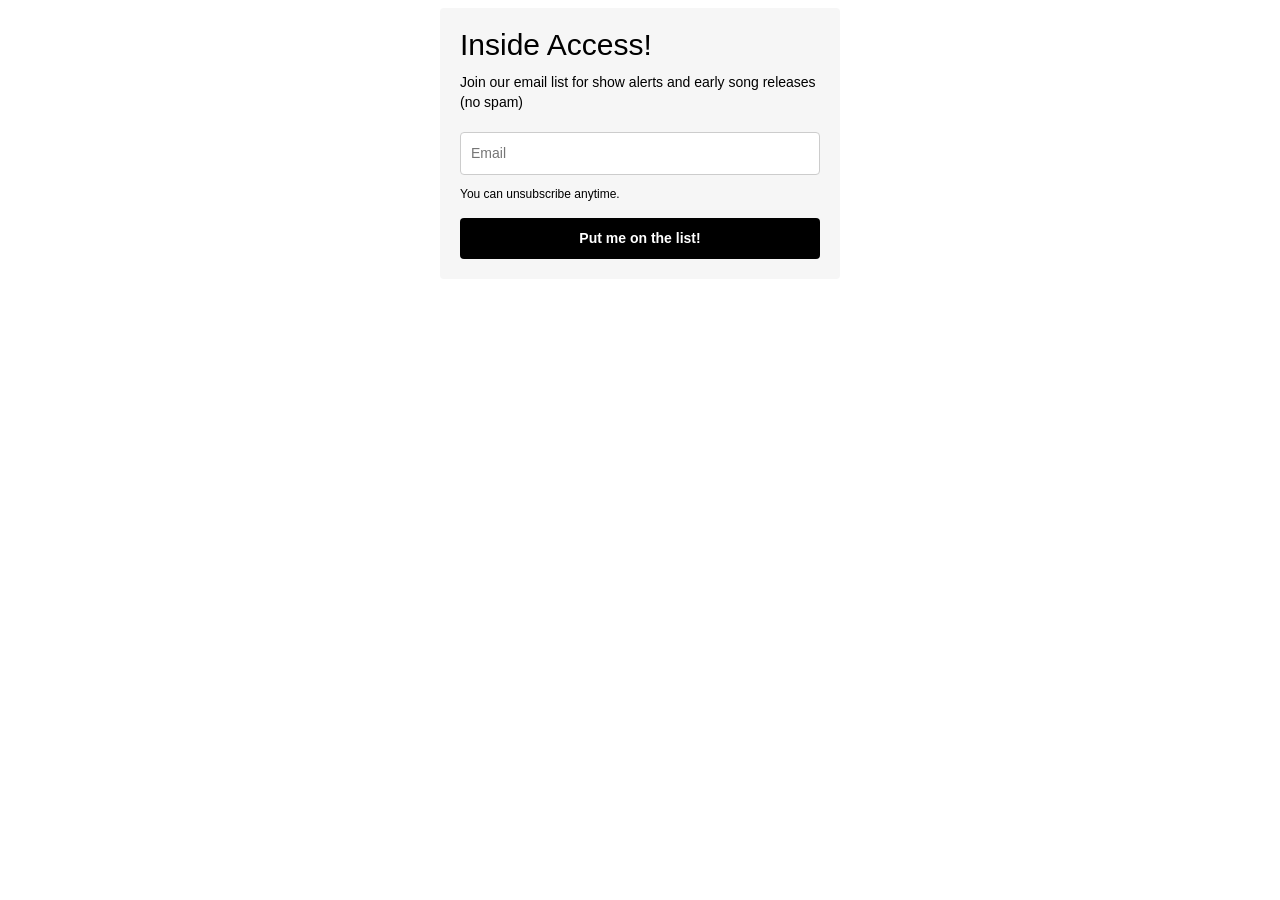
<file: email-list.html>
<!doctype html>
<html lang="en">
<head>
  <meta charset="utf-8" />
  <meta name="viewport" content="width=device-width, initial-scale=1" />
  <title>Midnight Soulbirds — Join THE LIST</title>
  <meta name="description" content="Join the Midnight Soulbirds email list for Denver show alerts and early song releases. No spam." />
</head>

<body>
  <!-- MailerLite embed (paste exactly as provided) -->
  <style type="text/css">@import url("https://assets.mlcdn.com/fonts.css?version=1771946");</style>
  <style type="text/css">
  /* LOADER */
  .ml-form-embedSubmitLoad { display: inline-block; width: 20px; height: 20px; }
  .g-recaptcha { transform: scale(1); -webkit-transform: scale(1); transform-origin: 0 0; -webkit-transform-origin: 0 0; height: ; }
  .sr-only { position: absolute; width: 1px; height: 1px; padding: 0; margin: 0; overflow: hidden; clip: rect(0,0,0,0); border: 0; }
  .ml-form-embedSubmitLoad:after { content: " "; display: block; width: 11px; height: 11px; margin: 1px; border-radius: 50%; border: 4px solid #fff; border-color: #ffffff #ffffff #ffffff transparent; animation: ml-form-embedSubmitLoad 1.2s linear infinite; }
  @keyframes ml-form-embedSubmitLoad { 0% { transform: rotate(0deg); } 100% { transform: rotate(360deg); } }
    #mlb2-37845501.ml-form-embedContainer { box-sizing: border-box; display: table; margin: 0 auto; position: static; width: 100% !important; }
    #mlb2-37845501.ml-form-embedContainer h4,
    #mlb2-37845501.ml-form-embedContainer p,
    #mlb2-37845501.ml-form-embedContainer span,
    #mlb2-37845501.ml-form-embedContainer button { text-transform: none !important; letter-spacing: normal !important; }
    #mlb2-37845501.ml-form-embedContainer .ml-form-embedWrapper { background-color: #f6f6f6; border-width: 0px; border-color: transparent; border-radius: 4px; border-style: solid; box-sizing: border-box; display: inline-block !important; margin: 0; padding: 0; position: relative; }
    #mlb2-37845501.ml-form-embedContainer .ml-form-embedWrapper.embedPopup,
    #mlb2-37845501.ml-form-embedContainer .ml-form-embedWrapper.embedDefault { width: 400px; }
    #mlb2-37845501.ml-form-embedContainer .ml-form-embedWrapper.embedForm { max-width: 400px; width: 100%; }
    #mlb2-37845501.ml-form-embedContainer .ml-form-align-left { text-align: left; }
    #mlb2-37845501.ml-form-embedContainer .ml-form-align-center { text-align: center; }
    #mlb2-37845501.ml-form-embedContainer .ml-form-align-default { display: table-cell !important; vertical-align: middle !important; text-align: center !important; }
    #mlb2-37845501.ml-form-embedContainer .ml-form-align-right { text-align: right; }
    #mlb2-37845501.ml-form-embedContainer .ml-form-embedWrapper .ml-form-embedHeader img { border-top-left-radius: 4px; border-top-right-radius: 4px; height: auto; margin: 0 auto !important; max-width: 100%; width: undefinedpx; }
    #mlb2-37845501.ml-form-embedContainer .ml-form-embedWrapper .ml-form-embedBody,
    #mlb2-37845501.ml-form-embedContainer .ml-form-embedWrapper .ml-form-successBody { padding: 20px 20px 0 20px; }
    #mlb2-37845501.ml-form-embedContainer .ml-form-embedWrapper .ml-form-embedBody.ml-form-embedBodyHorizontal { padding-bottom: 0; }
    #mlb2-37845501.ml-form-embedContainer .ml-form-embedWrapper .ml-form-embedBody .ml-form-embedContent,
    #mlb2-37845501.ml-form-embedContainer .ml-form-embedWrapper .ml-form-successBody .ml-form-successContent { text-align: left; margin: 0 0 20px 0; }
    #mlb2-37845501.ml-form-embedContainer .ml-form-embedWrapper .ml-form-embedBody .ml-form-embedContent h4,
    #mlb2-37845501.ml-form-embedContainer .ml-form-embedWrapper .ml-form-successBody .ml-form-successContent h4 { color: #000000; font-family: 'Open Sans', Arial, Helvetica, sans-serif; font-size: 30px; font-weight: 400; margin: 0 0 10px 0; text-align: left; word-break: break-word; }
    #mlb2-37845501.ml-form-embedContainer .ml-form-embedWrapper .ml-form-embedBody .ml-form-embedContent p,
    #mlb2-37845501.ml-form-embedContainer .ml-form-embedWrapper .ml-form-successBody .ml-form-successContent p { color: #000000; font-family: 'Open Sans', Arial, Helvetica, sans-serif; font-size: 14px; font-weight: 400; line-height: 20px; margin: 0 0 10px 0; text-align: left; }
    #mlb2-37845501.ml-form-embedContainer .ml-form-embedWrapper .ml-block-form .ml-field-group { text-align: left!important; }
    #mlb2-37845501.ml-form-embedContainer .ml-form-embedWrapper .ml-form-embedBody form { margin: 0; width: 100%; }
    #mlb2-37845501.ml-form-embedContainer .ml-form-embedWrapper .ml-form-embedBody .ml-form-fieldRow { margin: 0 0 10px 0; width: 100%; }
    #mlb2-37845501.ml-form-embedContainer .ml-form-embedWrapper .ml-form-embedBody .ml-form-fieldRow input { background-color: #ffffff !important; color: #333333 !important; border-color: #cccccc; border-radius: 4px !important; border-style: solid !important; border-width: 1px !important; font-family: 'Open Sans', Arial, Helvetica, sans-serif; font-size: 14px !important; line-height: 21px !important; padding: 10px 10px !important; width: 100% !important; box-sizing: border-box !important; max-width: 100% !important; }
    #mlb2-37845501.ml-form-embedContainer .ml-form-embedWrapper .ml-form-embedBody .ml-form-embedSubmit { margin: 0 0 20px 0; float: left; width: 100%; }
    #mlb2-37845501.ml-form-embedContainer .ml-form-embedWrapper .ml-form-embedBody .ml-form-embedSubmit button { background-color: #000000 !important; border: none !important; border-radius: 4px !important; box-shadow: none !important; color: #ffffff !important; cursor: pointer; font-family: 'Open Sans', Arial, Helvetica, sans-serif !important; font-size: 14px !important; font-weight: 700 !important; line-height: 21px !important; height: auto; padding: 10px !important; width: 100% !important; box-sizing: border-box !important; }
    #mlb2-37845501.ml-form-embedContainer .ml-form-embedWrapper .ml-form-embedBody .ml-form-embedSubmit button:hover { background-color: #333333 !important; }
    @media only screen and (max-width: 400px){ .ml-form-embedWrapper.embedDefault, .ml-form-embedWrapper.embedPopup { width: 100%!important; } }
  </style>

  <style type="text/css">
    #mlb2-37845501.ml-form-embedContainer .ml-form-embedWrapper .ml-form-embedBody .ml-form-embedPermissions { text-align: left; float: left; width: 100%; }
    #mlb2-37845501.ml-form-embedContainer .ml-form-embedWrapper .ml-form-embedBody .ml-form-embedPermissions .ml-form-embedPermissionsContent { margin: 0 0 15px 0; text-align: left; }
    #mlb2-37845501.ml-form-embedContainer .ml-form-embedWrapper .ml-form-embedBody .ml-form-embedPermissions .ml-form-embedPermissionsContent p { color: #000000; font-family: 'Open Sans', Arial, Helvetica, sans-serif; font-size: 12px; line-height: 18px; margin: 0 0 10px 0; }
  </style>

  <div id="mlb2-37845501" class="ml-form-embedContainer ml-subscribe-form ml-subscribe-form-37845501">
    <div class="ml-form-align-center ">
      <div class="ml-form-embedWrapper embedForm">
        <div class="ml-form-embedBody ml-form-embedBodyDefault row-form">
          <div class="ml-form-embedContent">
            <h4>Inside Access!</h4>
            <p>Join our email list for show alerts and early song releases (no spam)</p>
          </div>

          <form class="ml-block-form"
                action="https://assets.mailerlite.com/jsonp/2153312/forms/180785142438037488/subscribe"
                method="post" target="_blank">
            <div class="ml-form-formContent">
              <div class="ml-form-fieldRow ml-last-item">
                <div class="ml-field-group ml-field-email ml-validate-email ml-validate-required">
                  <input aria-label="email" aria-required="true" type="email" class="form-control"
                         name="fields[email]" placeholder="Email" autocomplete="email">
                </div>
              </div>
            </div>

            <div class="ml-form-embedPermissions">
              <div class="ml-form-embedPermissionsContent default privacy-policy">
                <p>You can unsubscribe anytime.</p>
              </div>
            </div>

            <input type="hidden" name="ml-submit" value="1">

            <div class="ml-form-embedSubmit">
              <button type="submit" class="primary">Put me on the list!</button>
              <button disabled="disabled" style="display: none;" type="button" class="loading">
                <div class="ml-form-embedSubmitLoad"></div>
                <span class="sr-only">Loading...</span>
              </button>
            </div>

            <input type="hidden" name="anticsrf" value="true">
          </form>
        </div>

        <div class="ml-form-successBody row-success" style="display: none">
          <div class="ml-form-successContent">
            <h4>Check your email!</h4>
            <p>Confirm your email address and we'll put you on the list.</p>
          </div>
        </div>
      </div>
    </div>
  </div>

  <script>
    function ml_webform_success_37845501() {
      var $ = ml_jQuery || jQuery;
      $('.ml-subscribe-form-37845501 .row-success').show();
      $('.ml-subscribe-form-37845501 .row-form').hide();
    }
  </script>

  <script src="https://groot.mailerlite.com/js/w/webforms.min.js?v95037e5bac78f29ed026832ca21a7c7b" type="text/javascript"></script>
  <script>
    fetch("https://assets.mailerlite.com/jsonp/2153312/forms/180785142438037488/takel")
  </script>
</body>
</html>
</file>
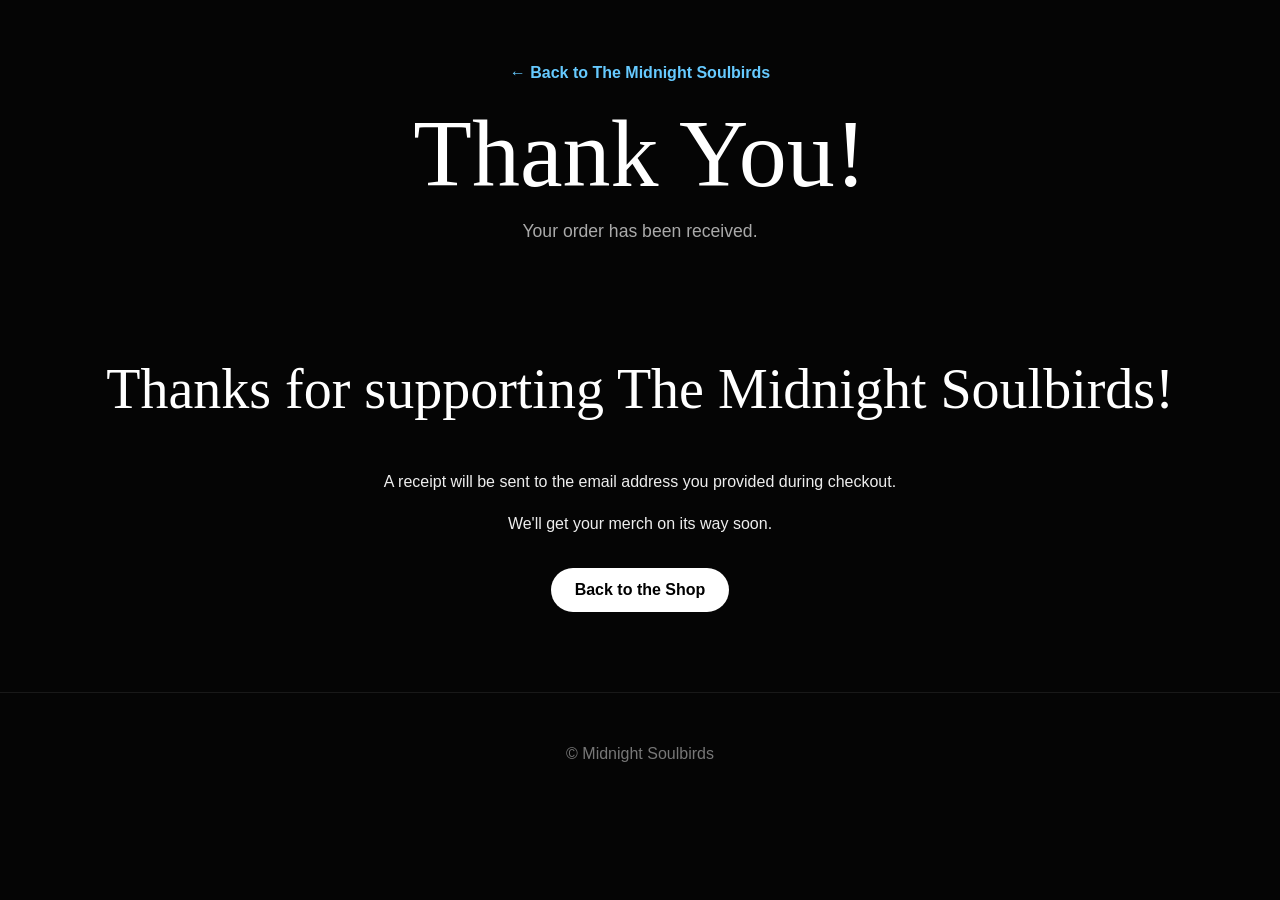
<file: order-success.html>
<!DOCTYPE html>
<html lang="en">
<head>
  <meta charset="UTF-8" />
  <meta name="viewport" content="width=device-width, initial-scale=1.0" />

  <title>Order Received | The Midnight Soulbirds</title>

  <link rel="stylesheet" href="style.css?v=23" />
</head>

<body class="shop-page">

  <header class="shop-header">
    <a class="shop-home-link" href="index.html">
      &larr; Back to The Midnight Soulbirds
    </a>

    <h1>Thank You!</h1>

    <p>Your order has been received.</p>
  </header>

  <main>
    <section class="shop-section">

      <div class="order-success">
        <h2>Thanks for supporting The Midnight Soulbirds!</h2>

        <p>
          A receipt will be sent to the email address you provided
          during checkout.
        </p>

        <p>
          We'll get your merch on its way soon.
        </p>

        <a class="merch-button" href="shop.html">
          Back to the Shop
        </a>
      </div>

    </section>
  </main>

  <footer>
    <p>
      &copy; Midnight Soulbirds
    </p>
  </footer>

  <script>
    localStorage.removeItem('midnightSoulbirdsCart');
  </script>
  
</body>
</html>
</file>
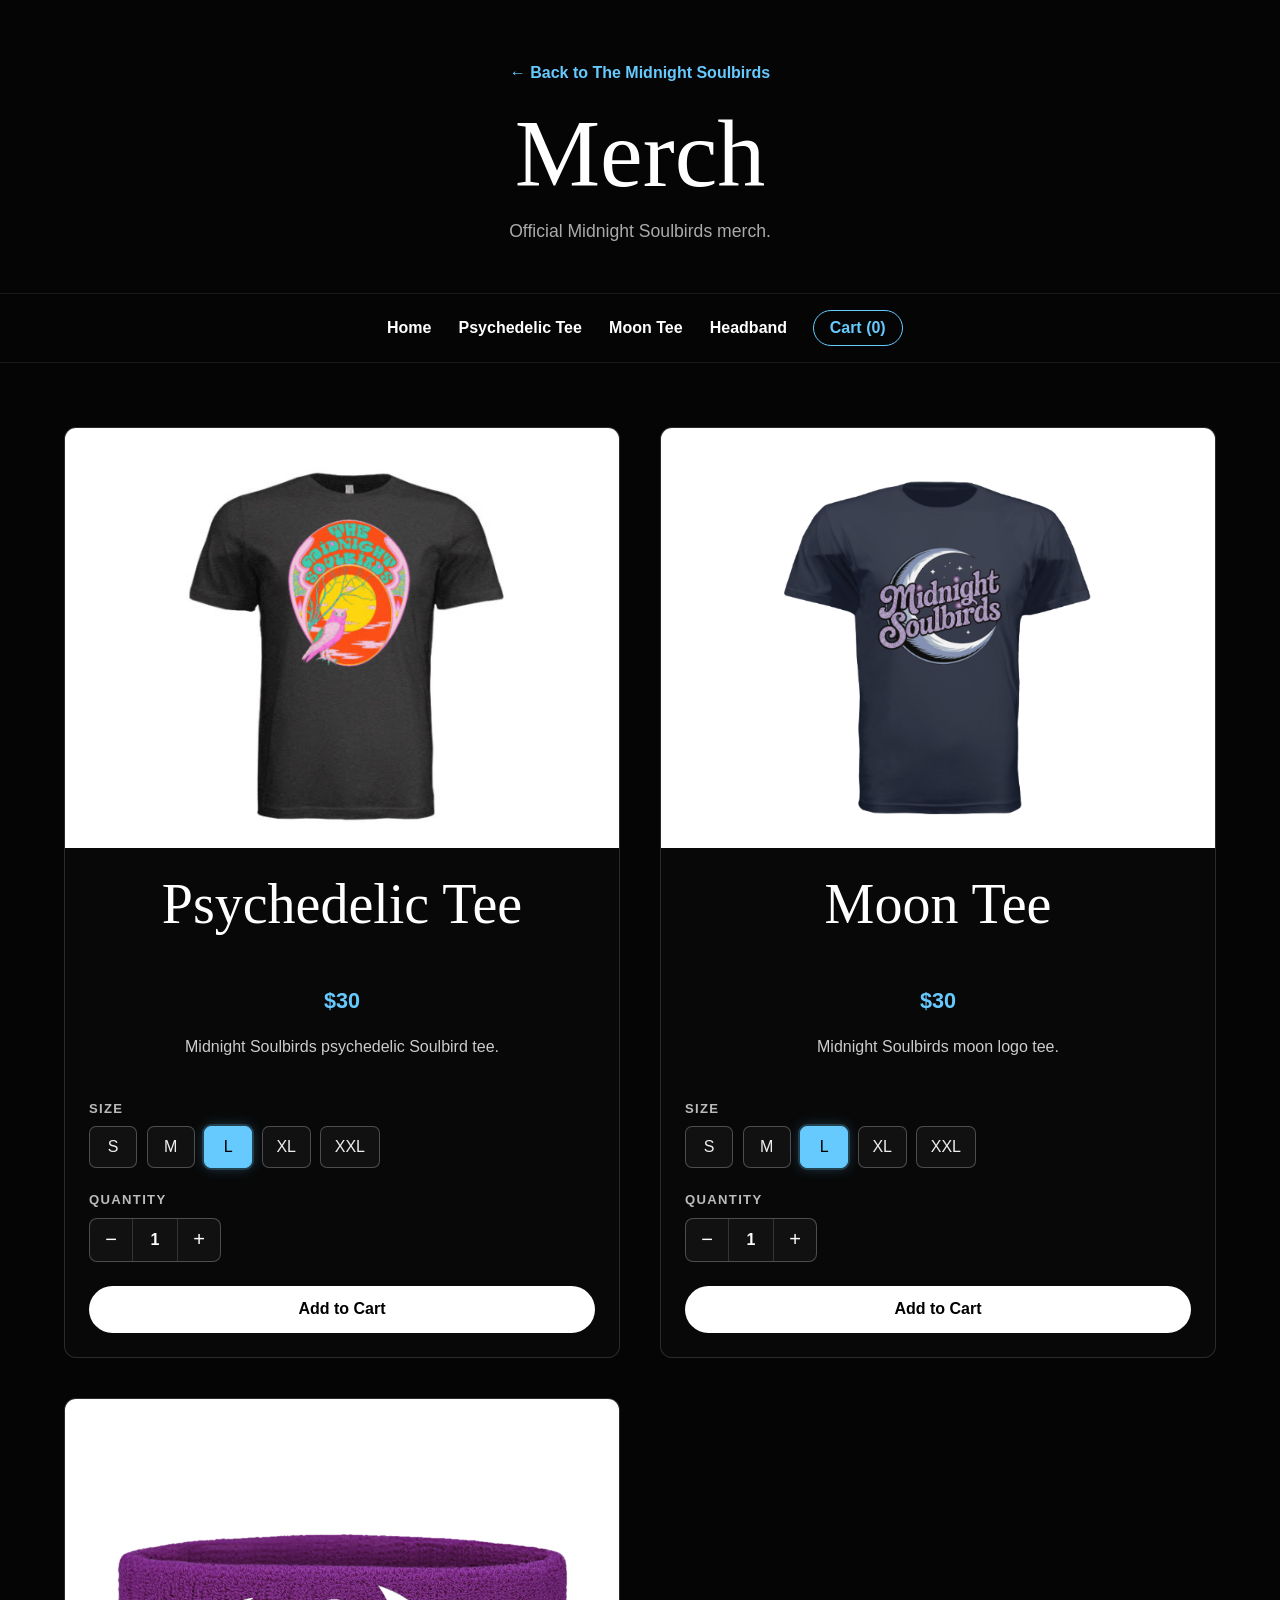
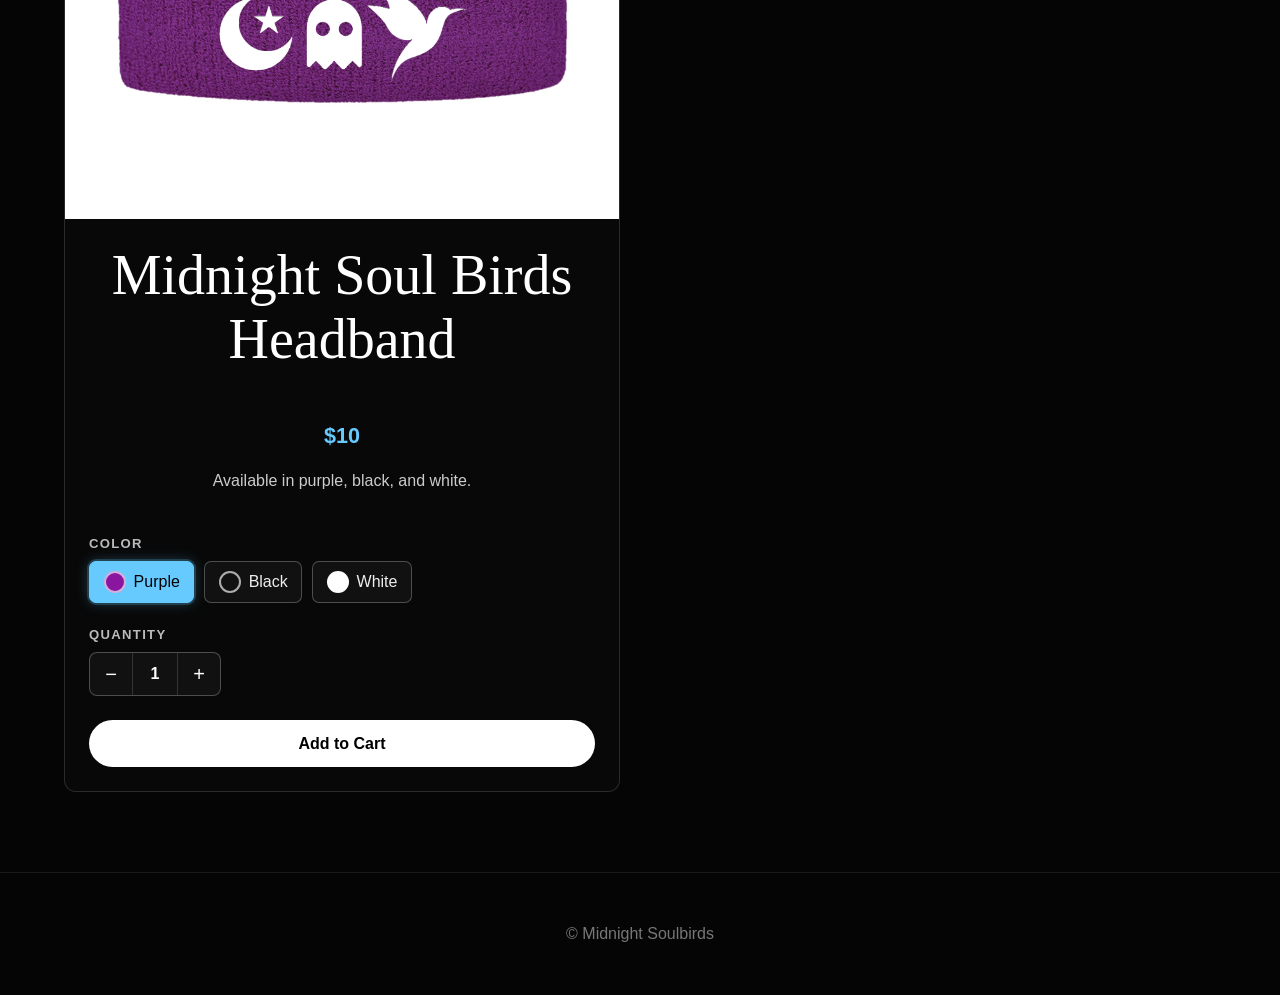
<file: shop.html>
<!DOCTYPE html>
<html lang="en">
<head>
  <meta charset="UTF-8" />
  <meta name="viewport" content="width=device-width, initial-scale=1.0" />

  <title>Shop | The Midnight Soulbirds</title>

  <link rel="stylesheet" href="style.css?v=23" />
  <script defer src="cart.js"></script>
</head>

<body class="shop-page">

  <header class="shop-header">
    <a class="shop-home-link" href="index.html">
      &larr; Back to The Midnight Soulbirds
    </a>

    <h1>Merch</h1>

    <p>Official Midnight Soulbirds merch.</p>
  </header>


  <nav class="shop-nav" aria-label="Shop navigation">
    <a href="index.html">Home</a>

    <a href="#psychedelic-tee">
      Psychedelic Tee
    </a>

    <a href="#moon-tee">
      Moon Tee
    </a>

    <a href="#headband">
      Headband
    </a>

    <button
      class="cart-nav-button"
      id="cart-open-button"
      type="button"
      aria-label="Open shopping cart"
    >
      Cart (<span id="cart-count">0</span>)
    </button>
  </nav>


  <main>

    <section id="shop" class="shop-section">

      <div class="shop-grid">


        <!-- ========================= -->
        <!-- PSYCHEDELIC TEE           -->
        <!-- ========================= -->

        <article
          id="psychedelic-tee"
          class="merch-card shop-product"
          data-product-id="psychedelic-tee"
          data-product-name="Psychedelic Tee"
          data-price="3000"
        >

          <div class="merch-image-wrap">
            <img
              src="images/merch/MSB_Edor_Shirt.jpg"
              alt="Midnight Soulbirds Psychedelic T-shirt"
              class="merch-image"
            />
          </div>


          <div class="merch-info">

            <h2>Psychedelic Tee</h2>

            <p class="merch-price">
              $30
            </p>

            <p class="merch-description">
              Midnight Soulbirds psychedelic Soulbird tee.
            </p>


            <div class="product-options">

              <span class="product-option-title">
                Size
              </span>

              <div class="option-buttons" data-option="size">
                <button
                  type="button"
                  class="option-button"
                  data-value="Small"
                  data-variation-id="PTDIWJ6IPX4ONTNWRHVRD2HV"
                >S</button>

                <button
                  type="button"
                  class="option-button"
                  data-value="Medium"
                  data-variation-id="7C7JXCZEPUM6BICRIMLAGRJM"
                >M</button>

                <button
                  type="button"
                  class="option-button selected"
                  data-value="Large"
                  data-variation-id="EXBM5IPHQIHO4LCCF2WC3UIN"
                >L</button>

                <button
                  type="button"
                  class="option-button"
                  data-value="XL"
                  data-variation-id="47LED2JROQBIANOHSAWKRODK"
                >XL</button>

                <button
                  type="button"
                  class="option-button"
                  data-value="XXL"
                  data-variation-id="ZS5GJZE6LPXA5CNCXKXEULXL"
                >XXL</button>
              </div>

            </div>


            <div class="product-quantity">

              <span class="product-option-title">
                Quantity
              </span>

              <div class="product-quantity-controls">

                <button
                  type="button"
                  class="product-quantity-button quantity-minus"
                  aria-label="Decrease quantity"
                >
                  −
                </button>

                <span
                  class="product-quantity-value"
                  aria-live="polite"
                >
                  1
                </span>

                <button
                  type="button"
                  class="product-quantity-button quantity-plus"
                  aria-label="Increase quantity"
                >
                  +
                </button>

              </div>

            </div>


            <button
              class="merch-button add-to-cart"
              type="button"
            >
              Add to Cart
            </button>

          </div>

        </article>


        <!-- ========================= -->
        <!-- MOON TEE                  -->
        <!-- ========================= -->

        <article
          id="moon-tee"
          class="merch-card shop-product"
          data-product-id="moon-tee"
          data-product-name="Moon Tee"
          data-price="3000"
        >

          <div class="merch-image-wrap">
            <img
              src="images/merch/MSB_Moon_Shirt.png"
              alt="Midnight Soulbirds Moon T-shirt"
              class="merch-image"
            />
          </div>


          <div class="merch-info">

            <h2>Moon Tee</h2>

            <p class="merch-price">
              $30
            </p>

            <p class="merch-description">
              Midnight Soulbirds moon logo tee.
            </p>


            <div class="product-options">

              <span class="product-option-title">
                Size
              </span>

              <div class="option-buttons" data-option="size">
                <button
                  type="button"
                  class="option-button"
                  data-value="Small"
                  data-variation-id="ADG5Y4DCSBW237XMYZHKPDWU"
                >S</button>

                <button
                  type="button"
                  class="option-button"
                  data-value="Medium"
                  data-variation-id="43UGQFRK2PXZP5GNRVA4RNSX"
                >M</button>

                <button
                  type="button"
                  class="option-button selected"
                  data-value="Large"
                  data-variation-id="RMJ4V4YGVD3TCD5JNOBCTMUP"
                >L</button>

                <button
                  type="button"
                  class="option-button"
                  data-value="XL"
                  data-variation-id="P2BU4USE6BVOHSOHQZMWZX5C"
                >XL</button>

                <button
                  type="button"
                  class="option-button"
                  data-value="XXL"
                  data-variation-id="FDKVFNHGRN2SKYBVFBZ7O74K"
                >XXL</button>
              </div>

            </div>

            <div class="product-quantity">

              <span class="product-option-title">
                Quantity
              </span>

              <div class="product-quantity-controls">

                <button
                  type="button"
                  class="product-quantity-button quantity-minus"
                  aria-label="Decrease quantity"
                >
                  −
                </button>

                <span
                  class="product-quantity-value"
                  aria-live="polite"
                >
                  1
                </span>

                <button
                  type="button"
                  class="product-quantity-button quantity-plus"
                  aria-label="Increase quantity"
                >
                  +
                </button>

              </div>

            </div>


            <button
              class="merch-button add-to-cart"
              type="button"
            >
              Add to Cart
            </button>

          </div>

        </article>


        <!-- ========================= -->
        <!-- HEADBAND                  -->
        <!-- ========================= -->

        <article
          id="headband"
          class="merch-card shop-product"
          data-product-id="headband"
          data-product-name="Midnight Soul Birds Headband"
          data-price="1000"
        >

          <div class="merch-image-wrap merch-headband-image">

            <img
              id="headband-product-image"
              src="images/merch/MSB_Headband_Purple.png"
              alt="Midnight Soul Birds Headband in purple"
              class="merch-image"
            />

          </div>


          <div class="merch-info">

            <h2>
              Midnight Soul Birds Headband
            </h2>

            <p class="merch-price">
              $10
            </p>

            <p class="merch-description">
              Available in purple, black, and white.
            </p>


            <div class="product-options">

              <span class="product-option-title">
                Color
              </span>

              <div class="option-buttons" data-option="color">
                <button
                  type="button"
                  class="option-button color-option selected"
                  data-value="Purple"
                  data-variation-id="Y3OJ2LAWDTGRY4WEVJIHPPIK"
                >
                  <span class="merch-color merch-color-purple"></span>
                  Purple
                </button>

                <button
                  type="button"
                  class="option-button color-option"
                  data-value="Black"
                  data-variation-id="F24DFIN763WVOLDM4VU75QY6"
                >
                  <span class="merch-color merch-color-black"></span>
                  Black
                </button>

                <button
                  type="button"
                  class="option-button color-option"
                  data-value="White"
                  data-variation-id="7KHTXFLFVRGBKN3YAJ2BXG4B"
                >
                  <span class="merch-color merch-color-white"></span>
                  White
                </button>
              </div>

            </div>


            <div class="product-quantity">

              <span class="product-option-title">
                Quantity
              </span>

              <div class="product-quantity-controls">

                <button
                  type="button"
                  class="product-quantity-button quantity-minus"
                  aria-label="Decrease quantity"
                >
                  −
                </button>

                <span
                  class="product-quantity-value"
                  aria-live="polite"
                >
                  1
                </span>

                <button
                  type="button"
                  class="product-quantity-button quantity-plus"
                  aria-label="Increase quantity"
                >
                  +
                </button>

              </div>

            </div>


            <button
              class="merch-button add-to-cart"
              type="button"
            >
              Add to Cart
            </button>

          </div>

        </article>

      </div>

    </section>

  </main>


  <!-- ========================= -->
  <!-- CART                      -->
  <!-- ========================= -->

  <div
    class="cart-backdrop"
    id="cart-backdrop"
    hidden
  ></div>


  <aside
    class="cart-drawer"
    id="cart-drawer"
    aria-hidden="true"
    aria-labelledby="cart-title"
  >

    <div class="cart-header">

      <h2 id="cart-title">
        Your Cart
      </h2>

      <button
        class="cart-close-button"
        id="cart-close-button"
        type="button"
        aria-label="Close shopping cart"
      >
        &times;
      </button>

    </div>


    <div
      id="cart-items"
      class="cart-items"
    ></div>


    <p
      class="cart-empty"
      id="cart-empty"
    >
      Your cart is empty.
    </p>


    <div class="cart-footer">

      <div class="cart-subtotal">

        <span>
          Subtotal
        </span>

        <strong id="cart-subtotal">
          $0.00
        </strong>

      </div>


      <button
        class="cart-checkout-button"
        id="cart-checkout-button"
        type="button"
      >
        Checkout
      </button>

    </div>

  </aside>


  <footer>
    <p>
      &copy; Midnight Soulbirds
    </p>
  </footer>

</body>
</html>
</file>
<file: style.css>
/* ============================= */
/* GLOBAL RESET + BASE STYLES   */
/* ============================= */

* {
  box-sizing: border-box;
}

html,
body {
  margin: 0;
  padding: 0;
  width: 100%;
  overflow-x: hidden;
  font-family: Arial, sans-serif;
  background: #050505;
  color: #eee;
}

img {
  max-width: 100%;
}

p {
  line-height: 1.6;
}

a {
  color: #66caff;
}

a:hover {
  color: #53b0e0;
}

/* ============================= */
/* HEADER + BANNER              */
/* ============================= */

header {
  position: relative;
  width: 100%;
  background: #000;
  overflow: hidden;
}

.banner-wrapper {
  position: relative;
  width: 100%;
  height: 62vh;
  min-height: 900px;
  max-height: 1600px;
  overflow: hidden;
  background: #000;
}

.banner-image {
  width: 100%;
  height: 100%;
  object-fit: cover;
  object-position: center 35%;
  display: block;
  user-select: none;
  background: #000;
}

/* Overlay text */

.banner-wrapper::after {
  content: "The Midnight Soulbirds";
  position: absolute;
  inset: 0;

  display: flex;
  align-items: center;
  justify-content: center;

  padding: 2rem;
  text-align: center;

  color: #fff;
  font-family: Georgia, "Times New Roman", serif;
  font-size: clamp(3rem, 8vw, 7rem);
  font-weight: 400;
  line-height: 1;

  background: rgba(0, 0, 0, 0.18);
  text-shadow: 0 4px 24px rgba(0, 0, 0, 0.9);

  pointer-events: none;
}

/* ============================= */
/* NAVIGATION                   */
/* ============================= */

nav {
  background: #050505;
  text-align: center;
  padding: 1rem;

  border-top: 1px solid rgba(255, 255, 255, 0.08);
  border-bottom: 1px solid rgba(255, 255, 255, 0.08);
}

nav a {
  color: #fff;
  margin: 0 1rem;
  text-decoration: none;
  font-weight: bold;
}

nav a:hover {
  color: #66caff;
  text-decoration: underline;
}

/* ============================= */
/* SECTIONS                     */
/* ============================= */

section {
  padding: 5rem 1.5rem;
  max-width: 900px;
  margin: auto;
}

h2 {
  text-align: center;
  margin: 0 0 3rem;
  padding: 0;
  border: none;

  color: #fff;

  font-size: clamp(2rem, 5vw, 3.5rem);
  font-family: Georgia, "Times New Roman", serif;
  font-weight: 400;
}

/* ============================= */
/* PRESS QUOTE                  */
/* ============================= */

.press-quote {
  max-width: 1400px;
  margin: 0 auto;
  padding: 5rem 3rem;
  text-align: center;
}

.press-quote blockquote {
  margin: 0 auto;
  max-width: 1200px;

  padding: 0;

  border: none;
  background: none;

  font-size: clamp(1.2rem, 2.2vw, 2rem);
  line-height: 1.35;

  font-style: italic;
  color: #fff;
}

.press-quote p {
  margin-top: 1.5rem;

  color: #aaa;
  letter-spacing: 0.1em;
  text-transform: uppercase;
}

/* ============================= */
/* MUSIC + VIDEO                */
/* ============================= */

.music-grid {
  display: flex;
  flex-direction: column;
  gap: 1rem;
}

/* Make video section full-width like photos */

#videos {
  max-width: none;
  padding-left: 0;
  padding-right: 0;
}

#videos h2 {
  max-width: 900px;
  margin-left: auto;
  margin-right: auto;
}

/* Responsive 2-column video layout */

.video-grid {
  width: 100%;

  display: grid;
  grid-template-columns: repeat(2, 1fr);

  gap: 0;
}

.video-grid iframe {
  width: 100%;
  aspect-ratio: 16 / 9;
  height: auto;

  display: block;
  border: none;
}

/* Mobile stacking */

@media (max-width: 768px) {
  .video-grid {
    grid-template-columns: 1fr;
  }
}

/* ============================= */
/* IFRAME EMBEDS                */
/* ============================= */

iframe {
  width: 100%;
  border: none;
  display: block;
  background: transparent;
}


/* ============================= */
/* SPOTIFY CARD                 */
/* ============================= */

.spotify-card {
  padding: 0;
  overflow: hidden;
}

.spotify-card iframe {
  width: 100%;
  height: 520px;
  display: block;
  border: none;
}

/* ============================= */
/* PRESS PHOTOS                 */
/* ============================= */

.press-photos-section {
  max-width: none;
  padding-left: 0;
  padding-right: 0;
}

.press-photos-section h2 {
  max-width: 900px;
  margin-left: auto;
  margin-right: auto;
}

.featured-photo {
  position: relative;
  width: 100%;
  margin: 0;
}

.featured-photo img {
  width: 100%;
  height: auto;
  display: block;
}

.photo-credit {
  position: absolute;
  right: 12px;
  bottom: 12px;

  color: rgba(255, 255, 255, 0.9);
  font-size: 0.8rem;
  font-style: italic;
  line-height: 1.2;

  text-shadow:
    0 1px 3px rgba(0, 0, 0, 0.9),
    0 0 8px rgba(0, 0, 0, 0.6);
}

.press-photo-grid {
  width: 100%;

  display: grid;
  grid-template-columns: repeat(3, 1fr);

  gap: 0;
}

.press-photo-grid img {
  width: 100%;
  aspect-ratio: 4 / 5;

  object-fit: cover;
  object-position: center;

  display: block;
}

/* ============================= */
/* TOUR DATES                   */
/* ============================= */

#tour {
  margin-top: 3rem;
}

#tour-dates-list ul {
  list-style: none;
  padding: 0;
  margin: 0;

  display: grid;
  gap: 1rem;
}

#tour-dates-list li {
  display: flex;
  justify-content: space-between;
  align-items: center;
  gap: 1.5rem;

  background: #080808;

  border: 1px solid rgba(255, 255, 255, 0.14);
  border-radius: 10px;

  padding: 1.2rem 1.5rem;

  font-size: 1.1rem;

  box-shadow:
    0 4px 12px rgba(0, 0, 0, 0.4),
    inset 0 0 0 1px rgba(255, 255, 255, 0.03);

  transition:
    transform 0.25s ease,
    box-shadow 0.25s ease,
    border-color 0.25s ease;
}

#tour-dates-list li:hover {
  transform: translateY(-2px);

  border-color: #66caff;

  box-shadow:
    0 6px 20px rgba(102, 202, 255, 0.18),
    inset 0 0 0 1px rgba(102, 202, 255, 0.12);
}

.show-info {
  display: flex;
  flex-direction: column;
  gap: 0.25rem;
}

.date {
  font-weight: bold;
  color: #66caff;
  white-space: nowrap;
}

.venue {
  color: #eee;
}

.ticket-button {
  background: #fff;
  color: #000;

  font-weight: bold;

  padding: 0.45rem 0.9rem;

  border-radius: 20px;

  text-decoration: none;

  font-size: 0.9rem;

  white-space: nowrap;

  transition:
    background 0.2s ease,
    transform 0.2s ease;
}

.ticket-button:hover {
  background: #66caff;
  color: #000;
  transform: scale(1.05);
}

.past-show {
  opacity: 0.5;
  text-decoration: line-through;
}

/* ============================= */
/* ABOUT SECTION                */
/* ============================= */

#about {
  max-width: 1200px;
  text-align: center;
}

#about p {
  margin: 0 auto;
  max-width: 1100px;

  font-family: Georgia, "Times New Roman", serif;

  font-size: clamp(1.3rem, 2.4vw, 2.2rem);
  line-height: 1.6;

  color: #f2f2f2;
}

/* ============================= */
/* SOCIAL ICONS                 */
/* ============================= */

.social-icons {
  display: flex;
  justify-content: center;
  gap: 1.5rem;

  flex-wrap: wrap;

  font-size: 1.8rem;

  color: #fff;
}

.social-icons a {
  display: flex;
  align-items: center;
  justify-content: center;

  color: inherit;

  transition: color 0.3s ease;

  text-decoration: none;
}

.social-icons a:hover {
  color: #66caff;
}

.social-icons i {
  width: 1.2em;
  text-align: center;
  line-height: 1;
}

/* ============================= */
/* EMAIL LINK                   */
/* ============================= */

#connect .email-link {
  margin-top: 1rem;
  font-size: 1.1rem;
  text-align: center;
}

#connect .email-link a {
  color: #66caff;
  text-decoration: none;
  font-weight: bold;
}

#connect .email-link a:hover {
  text-decoration: underline;
}

.mailinglist-wrapper {
  max-width: 420px;
  margin: 30px auto;
  padding: 0;
}

.mailinglist-frame {
  width: 100%;
  height: 280px;
  border: none;
  overflow: hidden;
  display: block;
}

/* =========================
   Merch
   ========================= */

#merch {
  max-width: 1200px;
}

.merch-grid {
  display: grid;
  grid-template-columns: repeat(3, minmax(0, 1fr));
  gap: 2rem;
}

.merch-card {
  display: flex;
  flex-direction: column;
  background: #080808;
  border: 1px solid rgba(255, 255, 255, 0.14);
  border-radius: 12px;
  overflow: hidden;
}

.merch-card-link {
  display: block;
  height: 100%;
  color: inherit;
  text-decoration: none;
}

.merch-card-link:visited {
  color: inherit;
}

.merch-card {
  cursor: pointer;
  transition: transform 0.2s ease, box-shadow 0.2s ease;
}

.merch-card:hover {
  transform: translateY(-3px);
  box-shadow: 0 8px 24px rgba(0, 0, 0, 0.35);
}

.merch-image-wrap {
  width: 100%;
  aspect-ratio: 1 / 1;
  background: #fff;
  overflow: hidden;
  display: flex;
  align-items: center;
  justify-content: center;
}

.merch-image {
  display: block;
  width: 100%;
  height: 100%;
  object-fit: contain;
}

.merch-info {
  display: flex;
  flex-direction: column;
  flex: 1;
  padding: 1.5rem;
  text-align: center;
}

.merch-info h3 {
  margin: 0 0 0.5rem;
  font-family: Georgia, "Times New Roman", serif;
  font-size: 1.65rem;
  color: #fff;
}

.merch-price {
  margin: 0 0 1rem;
  font-size: 1.35rem;
  font-weight: bold;
  color: #66caff;
}

.merch-description {
  margin: 0 auto 1.25rem;
  color: #ccc;
  line-height: 1.5;
}

.merch-button,
.merch-shop-all-button {
  display: inline-block;
  padding: 0.8rem 1.5rem;
  border-radius: 999px;
  text-decoration: none;
  font-weight: bold;
  transition:
    background 0.2s ease,
    color 0.2s ease,
    transform 0.2s ease;
}

.merch-button {
  margin-top: auto;
  align-self: center;
  background: #fff;
  color: #000;
}

.merch-button:hover {
  background: #66caff;
  color: #000;
  transform: translateY(-2px);
}

.merch-colors {
  display: flex;
  justify-content: center;
  gap: 0.65rem;
  margin: 0 0 1.4rem;
}

.merch-color {
  width: 22px;
  height: 22px;
  border-radius: 50%;
  border: 2px solid rgba(255, 255, 255, 0.65);
}

.merch-color-black {
  background: #111;
}

.merch-color-purple {
  background: #8a159f;
}

.merch-color-white {
  background: #fff;
}

.merch-shop-all {
  margin-top: 2.5rem;
  text-align: center;
}

.merch-shop-all-button {
  border: 1px solid #66caff;
  color: #66caff;
  background: transparent;
}

.merch-shop-all-button:hover {
  background: #66caff;
  color: #000;
  transform: translateY(-2px);
}

@media (max-width: 900px) {
  .merch-grid {
    grid-template-columns: repeat(2, minmax(0, 1fr));
  }
}

@media (max-width: 600px) {
  .merch-grid {
    grid-template-columns: 1fr;
  }

  .merch-info {
    padding: 1.4rem;
  }
}

/* ============================= */
/* FOOTER                       */
/* ============================= */

footer {
  text-align: center;
  padding: 2rem 1rem;

  background: #050505;

  color: #777;

  border-top: 1px solid rgba(255, 255, 255, 0.08);
}

/* ============================= */
/* RESPONSIVE                   */
/* ============================= */

@media (max-width: 900px) {
  .press-photo-grid {
    grid-template-columns: repeat(2, 1fr);
  }
}

@media (max-width: 768px) {

  .banner-wrapper {
    height: 42vh;
    min-height: 260px;
  }

  .banner-image {
    object-position: center 30%;
  }

  .banner-wrapper::after {
    font-size: clamp(2.5rem, 13vw, 4rem);
  }

  nav {
    padding: 0.75rem;
  }

  nav a {
    display: inline-block;
    margin: 0.5rem;
  }

  section,
  .press-quote {
    padding: 3.5rem 1.25rem;
  }
}

@media (max-width: 600px) {

  .press-photo-grid {
    grid-template-columns: 1fr;
  }

  .spotify-card iframe {
    height: 220px;
  }

  #tour-dates-list li {
    flex-direction: column;
    align-items: flex-start;
  }
}

/* ============================= */
/* SHOP PAGE + CART              */
/* ============================= */

.shop-page {
  min-height: 100%;
}


/* ============================= */
/* SHOP HEADER                   */
/* ============================= */

.shop-header {
  padding: 4rem 1.5rem 3rem;

  text-align: center;

  background: #050505;
}


.shop-header h1 {
  margin: 1rem 0 0.5rem;

  color: #fff;

  font-family:
    Georgia,
    "Times New Roman",
    serif;

  font-size:
    clamp(
      3rem,
      8vw,
      6rem
    );

  font-weight: 400;
}


.shop-header p {
  margin: 0;

  color: #aaa;

  font-size: 1.1rem;
}


.shop-home-link {
  display: inline-block;

  color: #66caff;

  text-decoration: none;

  font-weight: bold;
}


.shop-home-link:hover {
  text-decoration: underline;
}


/* ============================= */
/* SHOP NAVIGATION               */
/* ============================= */

.shop-nav {
  position: sticky;

  top: 0;

  z-index: 50;

  display: flex;

  justify-content: center;

  align-items: center;

  flex-wrap: wrap;

  gap: 0.5rem;
}


.shop-nav a {
  margin:
    0.4rem
    0.6rem;
}


.cart-nav-button {
  margin-left: 0.5rem;

  padding:
    0.5rem
    1rem;

  border:
    1px solid
    #66caff;

  border-radius: 999px;

  background: transparent;

  color: #66caff;

  font: inherit;

  font-weight: bold;

  cursor: pointer;

  transition:
    background 0.2s ease,
    color 0.2s ease;
}


.cart-nav-button:hover {
  background: #66caff;

  color: #000;
}


/* ============================= */
/* SHOP LAYOUT                   */
/* ============================= */

.shop-section {
  max-width: 1200px;

  padding-top: 4rem;
}


.shop-grid {
  display: grid;

  grid-template-columns:
    repeat(
      2,
      minmax(0, 1fr)
    );

  gap: 2.5rem;

  align-items: start;
}


.shop-product {
  scroll-margin-top: 6rem;
}


/* ============================= */
/* SHOP PRODUCT IMAGES           */
/* ============================= */

.shop-product .merch-image-wrap {
  width: 100%;
  height: 420px;

  padding: 1.5rem;

  display: flex;
  align-items: center;
  justify-content: center;

  background: #fff;
  overflow: hidden;
}

.shop-product .merch-image {
  display: block;

  width: 100%;
  height: 100%;

  object-fit: contain;
}

/* Headband can use the same stage height,
   so all product cards stay visually aligned. */
.shop-product .merch-headband-image {
  height: 420px;
}

@media (max-width: 600px) {
  .shop-product .merch-image-wrap,
  .shop-product .merch-headband-image {
    height: 320px;
    padding: 1rem;
  }
}


/* ============================= */
/* PRODUCT OPTIONS               */
/* ============================= */

.product-options {
  margin:
    1.4rem
    0
    1.5rem;

  text-align: left;
}


.product-option-title {
  display: block;

  margin-bottom: 0.65rem;

  color: #bbb;

  font-size: 0.82rem;

  font-weight: bold;

  text-transform: uppercase;

  letter-spacing: 0.1em;
}


.option-buttons {
  display: flex;

  flex-wrap: wrap;

  gap: 0.6rem;
}


.option-button {
  min-width: 48px;

  min-height: 42px;

  padding:
    0.55rem
    0.85rem;

  border:
    1px solid
    rgba(
      255,
      255,
      255,
      0.25
    );

  border-radius: 7px;

  background: #111;

  color: #eee;

  font: inherit;

  cursor: pointer;

  transition:
    border-color 0.15s ease,
    background 0.15s ease,
    color 0.15s ease,
    transform 0.15s ease;
}


.option-button:hover {
  border-color: #66caff;
}


.option-button:focus-visible {
  outline:
    2px solid
    #66caff;

  outline-offset: 2px;
}


.option-button.selected {
  background: #66caff;
  border-color: #66caff;
  color: #000;

  box-shadow:
    0 0 0 2px rgba(102, 202, 255, 0.2),
    0 0 14px rgba(102, 202, 255, 0.28);
}

.option-button.selected:hover {
  background: #66caff;
  border-color: #66caff;
  color: #000;
}

.option-button.sold-out,
.option-button.sold-out:hover {
  background: #181818;
  border-color: #444;
  color: #777;
  cursor: not-allowed;
  opacity: 0.65;
  transform: none;
  box-shadow: none;
}

button.merch-button:disabled {
  background: #444;
  color: #aaa;
  cursor: not-allowed;
  opacity: 0.7;
}

/* Order success page */
.order-success {
  text-align: center;
}

.order-success .merch-button {
  display: inline-block;
  margin-top: 1rem;
}


/* ============================= */
/* COLOR OPTIONS                 */
/* ============================= */

.color-option {
  display: inline-flex;

  align-items: center;

  gap: 0.5rem;
}


.color-dot {
  width: 15px;

  height: 15px;

  flex: 0 0 auto;

  border-radius: 50%;

  border:
    1px solid
    rgba(
      255,
      255,
      255,
      0.55
    );
}


.color-dot-purple {
  background: #8a159f;
}


.color-dot-black {
  background: #111;

  border-color: #777;
}


.color-dot-white {
  background: #fff;

  border-color: #aaa;
}


.option-button.selected
.color-dot {
  border-color:
    rgba(
      0,
      0,
      0,
      0.45
    );
}


/* ============================= */
/* PRODUCT QUANTITY              */
/* ============================= */

.product-quantity {
  margin-bottom: 1.5rem;

  text-align: left;
}


.product-quantity-controls {
  display: inline-flex;

  align-items: center;

  overflow: hidden;

  border:
    1px solid
    rgba(
      255,
      255,
      255,
      0.25
    );

  border-radius: 8px;

  background: #111;
}


.product-quantity-button {
  width: 42px;

  height: 42px;

  border: 0;

  background: transparent;

  color: #fff;

  font-size: 1.25rem;

  cursor: pointer;

  transition:
    background 0.15s ease,
    color 0.15s ease;
}


.product-quantity-button:hover {
  background: #66caff;

  color: #000;
}


.product-quantity-button:focus-visible {
  outline:
    2px solid
    #66caff;

  outline-offset: -2px;
}


.product-quantity-value {
  display: inline-flex;

  width: 46px;

  height: 42px;

  align-items: center;

  justify-content: center;

  border-left:
    1px solid
    rgba(
      255,
      255,
      255,
      0.15
    );

  border-right:
    1px solid
    rgba(
      255,
      255,
      255,
      0.15
    );

  color: #fff;

  font-weight: bold;
}


/* ============================= */
/* ADD TO CART                   */
/* ============================= */

button.merch-button {
  width: 100%;

  margin-top: auto;

  padding:
    0.9rem
    1.5rem;

  border: 0;

  border-radius: 999px;

  font-size: 1rem;

  cursor: pointer;
}


button.merch-button:hover {
  background: #66caff;

  color: #000;
}


/* ============================= */
/* CART BACKDROP                 */
/* ============================= */

.cart-backdrop {
  position: fixed;

  inset: 0;

  z-index: 999;

  background:
    rgba(
      0,
      0,
      0,
      0.68
    );
}


/* ============================= */
/* CART DRAWER                   */
/* ============================= */

.cart-drawer {
  position: fixed;

  top: 0;

  right: 0;

  z-index: 1000;

  width:
    min(
      420px,
      100%
    );

  height: 100%;

  padding: 1.25rem;

  display: flex;

  flex-direction: column;

  background: #080808;

  border-left:
    1px solid
    rgba(
      255,
      255,
      255,
      0.16
    );

  transform:
    translateX(100%);

  transition:
    transform
    0.25s ease;
}


.cart-drawer.open {
  transform:
    translateX(0);
}


body.cart-open {
  overflow: hidden;
}


/* ============================= */
/* CART HEADER                   */
/* ============================= */

.cart-header {
  display: flex;

  align-items: center;

  justify-content:
    space-between;

  padding-bottom: 1rem;

  border-bottom:
    1px solid
    rgba(
      255,
      255,
      255,
      0.14
    );
}


.cart-header h2 {
  margin: 0;

  font-size: 2rem;

  text-align: left;
}


.cart-close-button {
  width: 44px;

  height: 44px;

  border: 0;

  background: transparent;

  color: #fff;

  font-size: 2rem;

  line-height: 1;

  cursor: pointer;
}


.cart-close-button:hover {
  color: #66caff;
}


/* ============================= */
/* CART ITEMS                    */
/* ============================= */

.cart-items {
  flex: 1;

  overflow-y: auto;
}


.cart-empty {
  margin: 2rem 0;

  color: #aaa;

  text-align: center;
}


.cart-item {
  padding:
    1.25rem
    0;

  border-bottom:
    1px solid
    rgba(
      255,
      255,
      255,
      0.1
    );
}


.cart-item-top {
  display: flex;

  justify-content:
    space-between;

  gap: 1rem;
}


.cart-item-name {
  font-weight: bold;

  color: #fff;
}


.cart-item-variation {
  margin-top: 0.25rem;

  color: #aaa;

  font-size: 0.9rem;
}


.cart-item-controls {
  display: flex;

  align-items: center;

  justify-content:
    space-between;

  gap: 1rem;

  margin-top: 0.9rem;
}


.cart-qty-controls {
  display: flex;

  align-items: center;

  gap: 0.6rem;
}


.cart-qty-button,
.cart-remove-button {
  border:
    1px solid
    rgba(
      255,
      255,
      255,
      0.25
    );

  border-radius: 7px;

  background: #111;

  color: #fff;

  cursor: pointer;
}


.cart-qty-button {
  width: 36px;

  height: 36px;

  font-size: 1.1rem;
}


.cart-qty-button:hover {
  border-color: #66caff;

  color: #66caff;
}


.cart-remove-button {
  padding:
    0.5rem
    0.75rem;
}


.cart-remove-button:hover {
  border-color: #66caff;

  color: #66caff;
}


/* ============================= */
/* CART FOOTER                   */
/* ============================= */

.cart-footer {
  padding-top: 1rem;

  border-top:
    1px solid
    rgba(
      255,
      255,
      255,
      0.14
    );
}


.cart-subtotal {
  display: flex;

  justify-content:
    space-between;

  margin-bottom: 1rem;

  font-size: 1.2rem;
}


.cart-checkout-button {
  width: 100%;
  padding:
    0.9rem
    1rem;
  border: 0;
  border-radius: 999px;
  background: #66caff;
  color: #000;
  font-size: 1rem;
  font-weight: bold;
  cursor: pointer;
}

.cart-checkout-button:hover:not(:disabled) {
  filter: brightness(1.08);
}

.cart-checkout-button:disabled {
  background: #444;
  color: #aaa;
  cursor: not-allowed;
  opacity: 0.7;
}


/* ============================= */
/* SHOP RESPONSIVE               */
/* ============================= */

@media (max-width: 900px) {

  .shop-grid {
    grid-template-columns:
      1fr;
  }


  .shop-product {
    max-width: 650px;

    width: 100%;

    margin:
      0
      auto;
  }
}


@media (max-width: 600px) {

  .shop-header {
    padding:
      3rem
      1.25rem
      2rem;
  }


  .shop-nav {
    padding:
      0.65rem
      0.5rem;
  }


  .shop-nav a {
    margin:
      0.35rem
      0.4rem;
  }


  .cart-nav-button {
    margin:
      0.35rem
      0.4rem;
  }


  .shop-section {
    padding:
      2.5rem
      1rem;
  }


  .shop-grid {
    gap: 2rem;
  }


  .shop-product
  .merch-image-wrap {
    min-height: 280px;

    max-height: 420px;

    padding: 1rem;
  }


  .shop-product
  .merch-image {
    max-height: 380px;
  }


  .shop-product
  .merch-headband-image {
    min-height: 240px;
  }


  .shop-product
  .merch-info {
    padding: 1.4rem;
  }


  .option-button {
    min-height: 44px;
  }


  .cart-drawer {
    width: 100%;
  }
}
</file>
